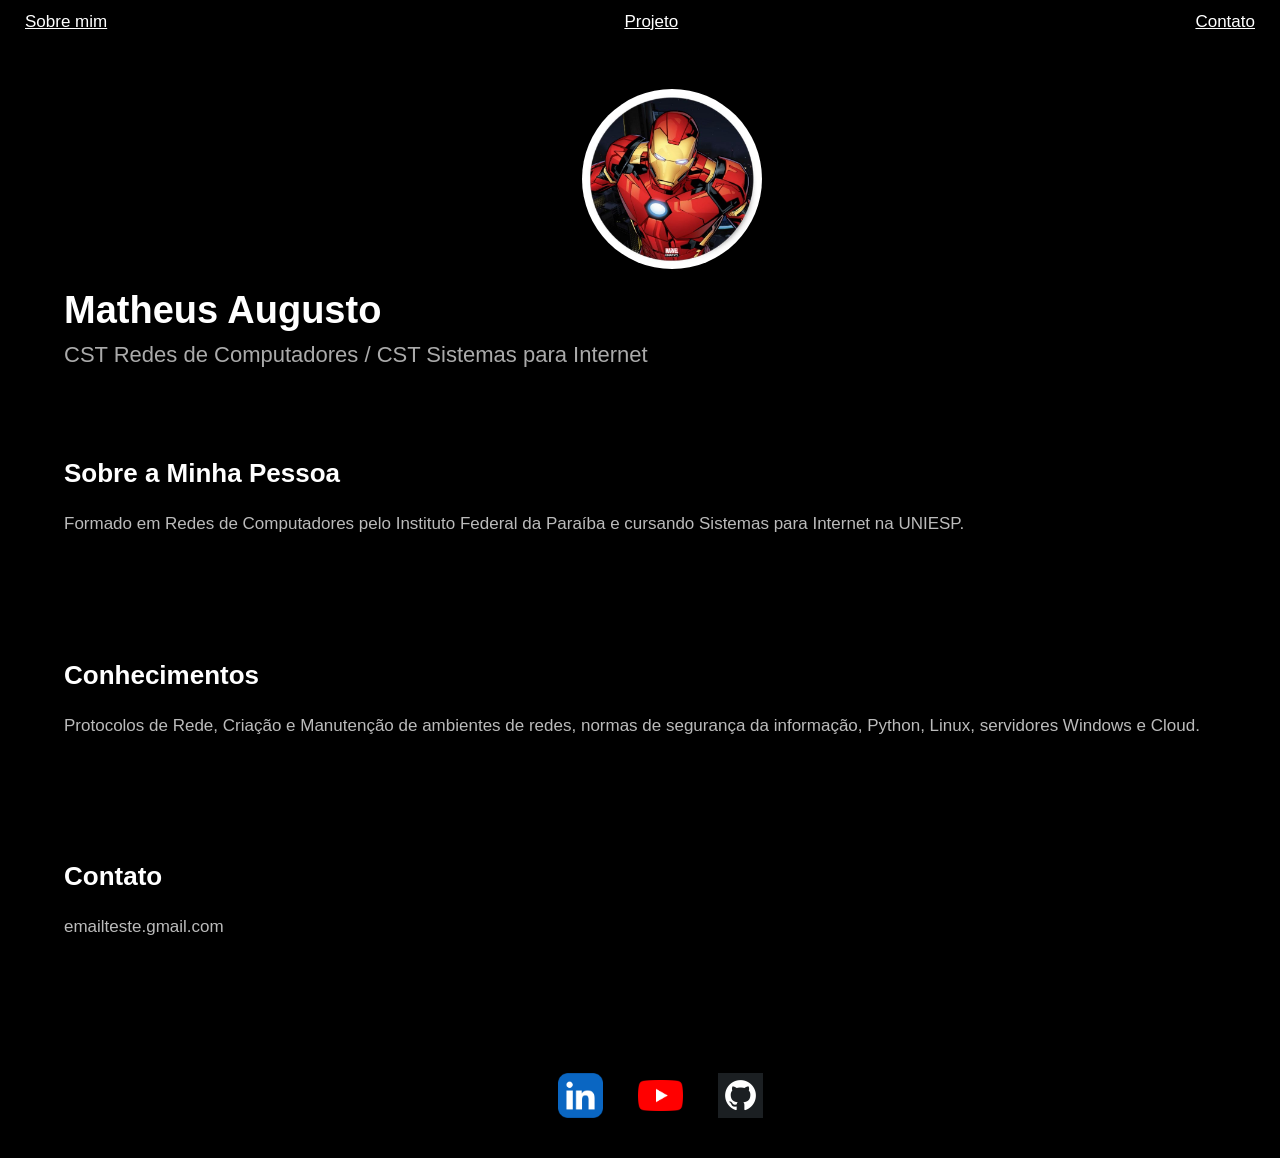
<file: sobremimhtml/index.html>
<!DOCTYPE html>
<html lang="pt-br">
<head>
    <meta charset="UTF-8">
    <meta name="viewport" content="width=device-width, initial-scale=1.0">
    <title>Meu Portfólio</title>
    <link rel="stylesheet" href="css/style.css">
</head>
<body>
    <header>
        <nav class="menu">
            <a href="#sobre">Sobre mim</a>
            <a href="view/projeto.html">Projeto</a>
            <a href="view/contatos.html">Contato</a>
        </nav>
    </header>
    <main>
        <section class="apresentacao" id="sobre">
            <img src="img/foto1.jpg" alt="Minha foto" class="foto-perfil">
            <h1>Matheus Augusto</h1>
            <h2>CST Redes de Computadores / CST Sistemas para Internet</h2>
        </section>
        <section class="conteudo">
            <h2>Sobre a Minha Pessoa</h2>
            <p>
                Formado em Redes de Computadores pelo Instituto Federal da Paraíba
                e cursando Sistemas para Internet na UNIESP.
            </p>
        </section>
        <section class="conteudo" id="projeto">
            <h2>Conhecimentos</h2>
            <p>
                Protocolos de Rede, Criação e Manutenção de ambientes de redes,
                normas de segurança da informação, Python, Linux,
                servidores Windows e Cloud.
            </p>
        </section>
        <section class="conteudo" id="contato">
            <h2>Contato</h2>
            <p>emailteste.gmail.com</p>
        </section>
    </main>
    <footer class="rodape">
        <a href="https://www.linkedin.com/in/matheus-augusto-a791912a3/" target="_blank">
            <img src="img/linkedin.jpg" alt="LinkedIn">
        </a>
        <a href="" target="_blank" rel="noopener noreferrer">
            <img src="img/youtube.jpg" alt="YouTube">
        </a>
        <a href="https://github.com/MatheusCMaia" target="_blank">
            <img src="img/github.jpg" alt="GitHub">
        </a>
    </footer>
</body>
</html>
</file>
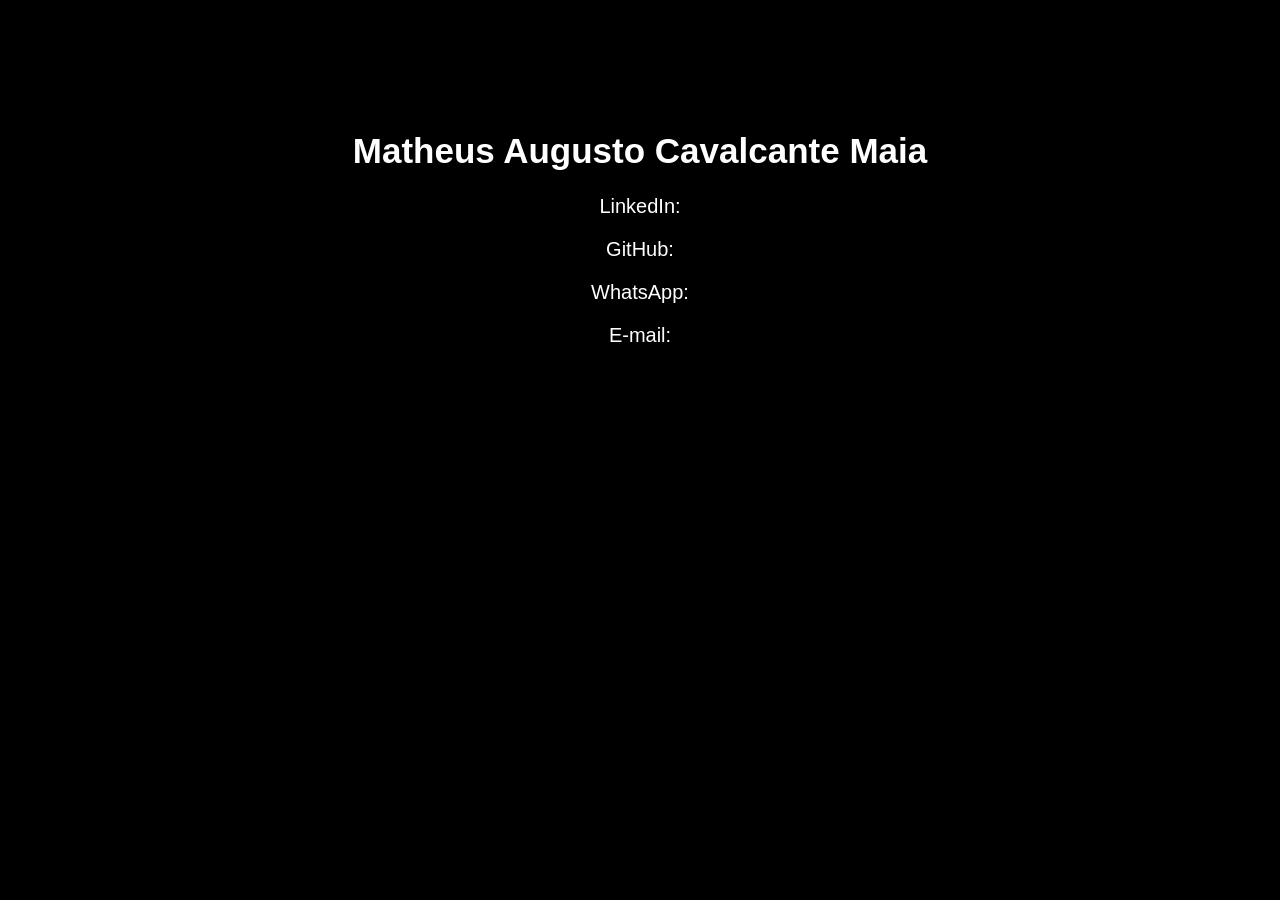
<file: sobremimhtml/view/contatos.html>
<!DOCTYPE html>
<html lang="pt-br">
<head>
    <meta charset="UTF-8">
    <meta name="viewport" content="width=device-width, initial-scale=1.0">

    <title>Meus Contatos</title>

    <link rel="stylesheet" href="../css/contato.css">
</head>

<body>

    <h1>Matheus Augusto Cavalcante Maia</h1>

    <p>LinkedIn:</p>
    <p>GitHub:</p>
    <p>WhatsApp:</p>
    <p>E-mail:</p>

</body>
</html>
</file>
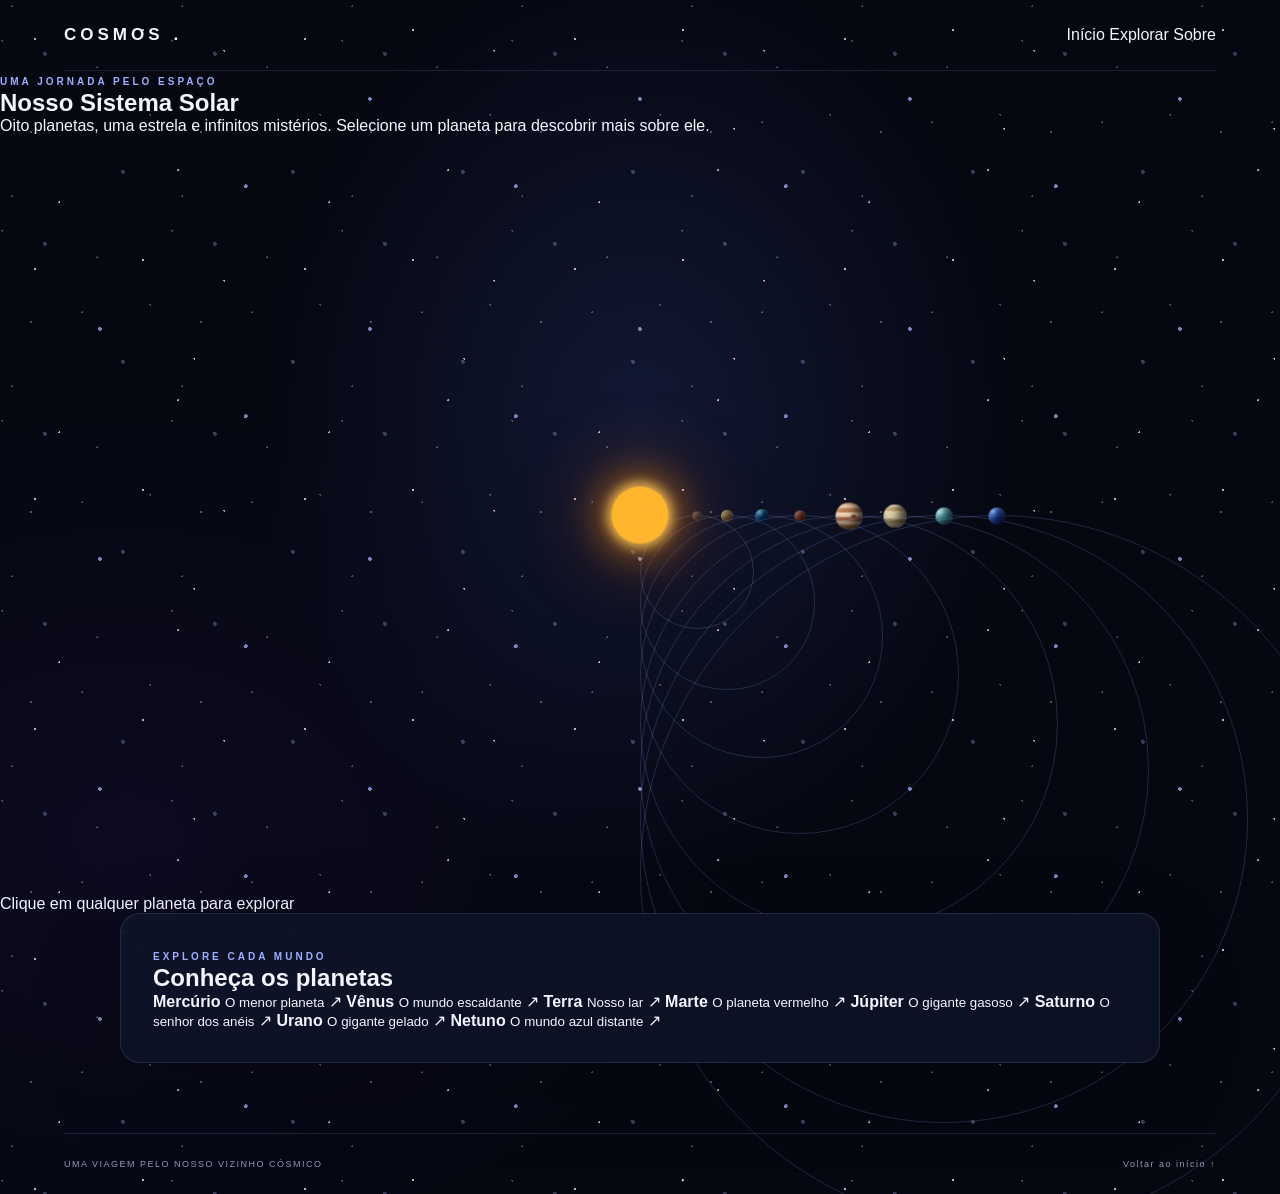
<file: sobremimhtml/view/projeto.html>
<!DOCTYPE html>
<html lang="pt-BR">
<head>
    <meta charset="UTF-8">
    <meta name="viewport" content="width=device-width, initial-scale=1.0">
    <meta name="description" content="Explore o Sistema Solar em uma experiência interativa.">
    <title>Sistema Solar | Explore o Universo</title>
    <link rel="stylesheet" href="..\css\sistema.css">
</head>

<body>
    <main class="universo" id="inicio">

        <header class="cabecalho">
            <a href="#inicio" class="logo">COSMOS<span>.</span></a>

            <nav>
                <a href="#inicio">Início</a>
                <a href="#explorar">Explorar</a>
                <a href="#sobre">Sobre</a>
            </nav>
        </header>

        <section class="introducao">
            <p class="etiqueta">UMA JORNADA PELO ESPAÇO</p>
            <h1>Nosso <span>Sistema Solar</span></h1>
            <p>
                Oito planetas, uma estrela e infinitos mistérios.
                Selecione um planeta para descobrir mais sobre ele.
            </p>
        </section>

        <!-- SISTEMA SOLAR -->
        <section class="sistema" aria-label="Sistema Solar interativo">

            <div class="sol" aria-label="Sol">
                <span class="sol-brilho"></span>
            </div>

            <!-- MERCÚRIO -->
            <div class="orbita orbita-mercurio">
                <a class="planeta mercurio"
                   href="#mercurio"
                   aria-label="Conhecer Mercúrio"
                   title="Mercúrio">
                </a>
            </div>

            <!-- VÊNUS -->
            <div class="orbita orbita-venus">
                <a class="planeta venus"
                   href="#venus"
                   aria-label="Conhecer Vênus"
                   title="Vênus">
                </a>
            </div>

            <!-- TERRA -->
            <div class="orbita orbita-terra">
                <a class="planeta terra"
                   href="#terra"
                   aria-label="Conhecer a Terra"
                   title="Terra">
                </a>
            </div>

            <!-- MARTE -->
            <div class="orbita orbita-marte">
                <a class="planeta marte"
                   href="#marte"
                   aria-label="Conhecer Marte"
                   title="Marte">
                </a>
            </div>

            <!-- JÚPITER -->
            <div class="orbita orbita-jupiter">
                <a class="planeta jupiter"
                   href="#jupiter"
                   aria-label="Conhecer Júpiter"
                   title="Júpiter">
                </a>
            </div>

            <!-- SATURNO -->
            <div class="orbita orbita-saturno">
                <a class="planeta saturno"
                   href="#saturno"
                   aria-label="Conhecer Saturno"
                   title="Saturno">
                    <span class="anel-saturno"></span>
                </a>
            </div>

            <!-- URANO -->
            <div class="orbita orbita-urano">
                <a class="planeta urano"
                   href="#urano"
                   aria-label="Conhecer Urano"
                   title="Urano">
                </a>
            </div>

            <!-- NETUNO -->
            <div class="orbita orbita-netuno">
                <a class="planeta netuno"
                   href="#netuno"
                   aria-label="Conhecer Netuno"
                   title="Netuno">
                </a>
            </div>

        </section>

        <p class="instrucao">
            <span class="indicador"></span>
            Clique em qualquer planeta para explorar
        </p>

        <!-- CATÁLOGO DE PLANETAS -->
        <section class="catalogo" id="explorar">
            <div class="secao-titulo">
                <p class="etiqueta">EXPLORE CADA MUNDO</p>
                <h2>Conheça os planetas</h2>
            </div>

            <div class="grade-planetas">

                <a href="#mercurio" class="card-planeta">
                    <span class="mini-planeta mini-mercurio"></span>
                    <span>
                        <strong>Mercúrio</strong>
                        <small>O menor planeta</small>
                    </span>
                    <span class="seta">↗</span>
                </a>

                <a href="#venus" class="card-planeta">
                    <span class="mini-planeta mini-venus"></span>
                    <span>
                        <strong>Vênus</strong>
                        <small>O mundo escaldante</small>
                    </span>
                    <span class="seta">↗</span>
                </a>

                <a href="#terra" class="card-planeta">
                    <span class="mini-planeta mini-terra"></span>
                    <span>
                        <strong>Terra</strong>
                        <small>Nosso lar</small>
                    </span>
                    <span class="seta">↗</span>
                </a>

                <a href="#marte" class="card-planeta">
                    <span class="mini-planeta mini-marte"></span>
                    <span>
                        <strong>Marte</strong>
                        <small>O planeta vermelho</small>
                    </span>
                    <span class="seta">↗</span>
                </a>

                <a href="#jupiter" class="card-planeta">
                    <span class="mini-planeta mini-jupiter"></span>
                    <span>
                        <strong>Júpiter</strong>
                        <small>O gigante gasoso</small>
                    </span>
                    <span class="seta">↗</span>
                </a>

                <a href="#saturno" class="card-planeta">
                    <span class="mini-planeta mini-saturno"></span>
                    <span>
                        <strong>Saturno</strong>
                        <small>O senhor dos anéis</small>
                    </span>
                    <span class="seta">↗</span>
                </a>

                <a href="#urano" class="card-planeta">
                    <span class="mini-planeta mini-urano"></span>
                    <span>
                        <strong>Urano</strong>
                        <small>O gigante gelado</small>
                    </span>
                    <span class="seta">↗</span>
                </a>

                <a href="#netuno" class="card-planeta">
                    <span class="mini-planeta mini-netuno"></span>
                    <span>
                        <strong>Netuno</strong>
                        <small>O mundo azul distante</small>
                    </span>
                    <span class="seta">↗</span>
                </a>

            </div>
        </section>

        <footer id="sobre">
            <p>UMA VIAGEM PELO NOSSO VIZINHO CÓSMICO</p>
            <a href="#inicio">Voltar ao início ↑</a>
        </footer>

    </main>

    <!-- PAINEL: MERCÚRIO -->
    <section class="painel" id="mercurio" aria-labelledby="titulo-mercurio">
        <a href="#inicio" class="fundo-fechar" aria-label="Fechar informações"></a>

        <article class="painel-cartao">
            <a href="#inicio" class="fechar" aria-label="Fechar">×</a>

            <div class="painel-visual visual-mercurio">
                <div class="esfera-grande esfera-mercurio"></div>
                <p>01 / PLANETA ROCHOSO</p>
            </div>

            <div class="painel-conteudo">
                <p class="etiqueta">O MAIS PRÓXIMO DO SOL</p>
                <h2 id="titulo-mercurio">Mercúrio</h2>
                <p>
                    Pequeno, rochoso e cheio de crateras, Mercúrio é o planeta
                    mais próximo do Sol. Sua superfície enfrenta temperaturas
                    extremas entre o dia e a noite.
                </p>

                <div class="dados">
                    <div><small>Diâmetro</small><strong>4.879 km</strong></div>
                    <div><small>Um ano</small><strong>88 dias terrestres</strong></div>
                    <div><small>Satélites</small><strong>0</strong></div>
                    <div><small>Tipo</small><strong>Rochoso</strong></div>
                </div>

                <a href="#inicio" class="botao-voltar">Voltar ao Sistema Solar ↗</a>
            </div>
        </article>
    </section>

    <!-- PAINEL: VÊNUS -->
    <section class="painel" id="venus" aria-labelledby="titulo-venus">
        <a href="#inicio" class="fundo-fechar" aria-label="Fechar informações"></a>

        <article class="painel-cartao">
            <a href="#inicio" class="fechar" aria-label="Fechar">×</a>

            <div class="painel-visual visual-venus">
                <div class="esfera-grande esfera-venus"></div>
                <p>02 / PLANETA ROCHOSO</p>
            </div>

            <div class="painel-conteudo">
                <p class="etiqueta">O PLANETA MAIS QUENTE</p>
                <h2 id="titulo-venus">Vênus</h2>
                <p>
                    Vênus possui uma atmosfera muito densa, rica em dióxido
                    de carbono, que provoca um intenso efeito estufa.
                    Apesar de não ser o planeta mais próximo do Sol, é o mais quente.
                </p>

                <div class="dados">
                    <div><small>Diâmetro</small><strong>12.104 km</strong></div>
                    <div><small>Um ano</small><strong>225 dias terrestres</strong></div>
                    <div><small>Satélites</small><strong>0</strong></div>
                    <div><small>Tipo</small><strong>Rochoso</strong></div>
                </div>

                <a href="#inicio" class="botao-voltar">Voltar ao Sistema Solar ↗</a>
            </div>
        </article>
    </section>

    <!-- PAINEL: TERRA -->
    <section class="painel" id="terra" aria-labelledby="titulo-terra">
        <a href="#inicio" class="fundo-fechar" aria-label="Fechar informações"></a>

        <article class="painel-cartao">
            <a href="#inicio" class="fechar" aria-label="Fechar">×</a>

            <div class="painel-visual visual-terra">
                <div class="esfera-grande esfera-terra"></div>
                <p>03 / PLANETA ROCHOSO</p>
            </div>

            <div class="painel-conteudo">
                <p class="etiqueta">NOSSO LAR NO UNIVERSO</p>
                <h2 id="titulo-terra">Terra</h2>
                <p>
                    A Terra é o único planeta conhecido que abriga vida.
                    Sua água líquida na superfície, atmosfera protetora
                    e condições ambientais tornam nosso mundo especial.
                </p>

                <div class="dados">
                    <div><small>Diâmetro</small><strong>12.742 km</strong></div>
                    <div><small>Um ano</small><strong>365 dias</strong></div>
                    <div><small>Satélites naturais</small><strong>1</strong></div>
                    <div><small>Tipo</small><strong>Rochoso</strong></div>
                </div>

                <a href="#inicio" class="botao-voltar">Voltar ao Sistema Solar ↗</a>
            </div>
        </article>
    </section>

    <!-- PAINEL: MARTE -->
    <section class="painel" id="marte" aria-labelledby="titulo-marte">
        <a href="#inicio" class="fundo-fechar" aria-label="Fechar informações"></a>

        <article class="painel-cartao">
            <a href="#inicio" class="fechar" aria-label="Fechar">×</a>

            <div class="painel-visual visual-marte">
                <div class="esfera-grande esfera-marte"></div>
                <p>04 / PLANETA ROCHOSO</p>
            </div>

            <div class="painel-conteudo">
                <p class="etiqueta">O PLANETA VERMELHO</p>
                <h2 id="titulo-marte">Marte</h2>
                <p>
                    Marte tem sua cor avermelhada associada aos óxidos de ferro
                    presentes no solo. Cientistas investigam sua história
                    para entender se já existiram condições favoráveis à vida.
                </p>

                <div class="dados">
                    <div><small>Diâmetro</small><strong>6.779 km</strong></div>
                    <div><small>Um ano</small><strong>687 dias terrestres</strong></div>
                    <div><small>Satélites</small><strong>2</strong></div>
                    <div><small>Tipo</small><strong>Rochoso</strong></div>
                </div>

                <a href="#inicio" class="botao-voltar">Voltar ao Sistema Solar ↗</a>
            </div>
        </article>
    </section>

    <!-- PAINEL: JÚPITER -->
    <section class="painel" id="jupiter" aria-labelledby="titulo-jupiter">
        <a href="#inicio" class="fundo-fechar" aria-label="Fechar informações"></a>

        <article class="painel-cartao">
            <a href="#inicio" class="fechar" aria-label="Fechar">×</a>

            <div class="painel-visual visual-jupiter">
                <div class="esfera-grande esfera-jupiter"></div>
                <p>05 / GIGANTE GASOSO</p>
            </div>

            <div class="painel-conteudo">
                <p class="etiqueta">O MAIOR PLANETA</p>
                <h2 id="titulo-jupiter">Júpiter</h2>
                <p>
                    Júpiter é o maior planeta do Sistema Solar. Suas faixas
                    atmosféricas são formadas por nuvens em movimento, e a
                    Grande Mancha Vermelha é uma enorme tempestade.
                </p>

                <div class="dados">
                    <div><small>Diâmetro</small><strong>139.820 km</strong></div>
                    <div><small>Um ano</small><strong>11,86 anos terrestres</strong></div>
                    <div><small>Satélites</small><strong>Numerosos</strong></div>
                    <div><small>Tipo</small><strong>Gasoso</strong></div>
                </div>

                <a href="#inicio" class="botao-voltar">Voltar ao Sistema Solar ↗</a>
            </div>
        </article>
    </section>

    <!-- PAINEL: SATURNO -->
    <section class="painel" id="saturno" aria-labelledby="titulo-saturno">
        <a href="#inicio" class="fundo-fechar" aria-label="Fechar informações"></a>

        <article class="painel-cartao">
            <a href="#inicio" class="fechar" aria-label="Fechar">×</a>

            <div class="painel-visual visual-saturno">
                <div class="esfera-grande esfera-saturno">
                    <span class="anel-grande"></span>
                </div>
                <p>06 / GIGANTE GASOSO</p>
            </div>

            <div class="painel-conteudo">
                <p class="etiqueta">O SENHOR DOS ANÉIS</p>
                <h2 id="titulo-saturno">Saturno</h2>
                <p>
                    Saturno é conhecido por seu vasto sistema de anéis,
                    formado principalmente por partículas de gelo, poeira
                    e fragmentos rochosos. É um gigante composto sobretudo por gases.
                </p>

                <div class="dados">
                    <div><small>Diâmetro</small><strong>116.460 km</strong></div>
                    <div><small>Um ano</small><strong>29,4 anos terrestres</strong></div>
                    <div><small>Satélites</small><strong>Numerosos</strong></div>
                    <div><small>Tipo</small><strong>Gasoso</strong></div>
                </div>

                <a href="#inicio" class="botao-voltar">Voltar ao Sistema Solar ↗</a>
            </div>
        </article>
    </section>

    <!-- PAINEL: URANO -->
    <section class="painel" id="urano" aria-labelledby="titulo-urano">
        <a href="#inicio" class="fundo-fechar" aria-label="Fechar informações"></a>

        <article class="painel-cartao">
            <a href="#inicio" class="fechar" aria-label="Fechar">×</a>

            <div class="painel-visual visual-urano">
                <div class="esfera-grande esfera-urano"></div>
                <p>07 / GIGANTE DE GELO</p>
            </div>

            <div class="painel-conteudo">
                <p class="etiqueta">O PLANETA INCLINADO</p>
                <h2 id="titulo-urano">Urano</h2>
                <p>
                    Urano tem uma coloração azul-esverdeada associada ao metano
                    em sua atmosfera. Seu eixo de rotação é extremamente inclinado,
                    fazendo com que pareça girar de lado.
                </p>

                <div class="dados">
                    <div><small>Diâmetro</small><strong>50.724 km</strong></div>
                    <div><small>Um ano</small><strong>84 anos terrestres</strong></div>
                    <div><small>Satélites</small><strong>Numerosos</strong></div>
                    <div><small>Tipo</small><strong>Gigante de gelo</strong></div>
                </div>

                <a href="#inicio" class="botao-voltar">Voltar ao Sistema Solar ↗</a>
            </div>
        </article>
    </section>

    <!-- PAINEL: NETUNO -->
    <section class="painel" id="netuno" aria-labelledby="titulo-netuno">
        <a href="#inicio" class="fundo-fechar" aria-label="Fechar informações"></a>

        <article class="painel-cartao">
            <a href="#inicio" class="fechar" aria-label="Fechar">×</a>

            <div class="painel-visual visual-netuno">
                <div class="esfera-grande esfera-netuno"></div>
                <p>08 / GIGANTE DE GELO</p>
            </div>

            <div class="painel-conteudo">
                <p class="etiqueta">NOSSA FRONTEIRA AZUL</p>
                <h2 id="titulo-netuno">Netuno</h2>
                <p>
                    Netuno é o planeta mais distante do Sol entre os oito planetas.
                    Sua atmosfera apresenta ventos extremamente velozes,
                    e sua coloração azul está relacionada à composição atmosférica.
                </p>

                <div class="dados">
                    <div><small>Diâmetro</small><strong>49.244 km</strong></div>
                    <div><small>Um ano</small><strong>165 anos terrestres</strong></div>
                    <div><small>Satélites</small><strong>Numerosos</strong></div>
                    <div><small>Tipo</small><strong>Gigante de gelo</strong></div>
                </div>

                <a href="#inicio" class="botao-voltar">Voltar ao Sistema Solar ↗</a>
            </div>
        </article>
    </section>

</body>
</html>
</file>
<file: sobremimhtml/css/style.css>
* {
    margin: 0;
    padding: 0;
    font-family: Arial;
    scroll-behavior: smooth;
}
body {
    background-color: #000000;
    color: white;
}
header {
    width: 100%;
}
.menu {
    display: flex;
    justify-content: space-between;
    align-items: center;
}
.menu a {
    color: white;
    font-size: 17px;
    padding: 12px 25px;
    border-radius: 8px;
}

.apresentacao {
    text-align: left;
    margin-top: 45px;
    padding-left: 5%;
}
.foto-perfil {
    display: block;
    width: 180px;
    height: 180px;
    border-radius: 50%;
    object-fit: cover;
    margin: 0 auto 20px auto;
}
.apresentacao h1 {
    font-size: 38px;
    margin-bottom: 10px;
    text-align: left;
}
.apresentacao h2 {
    font-size: 22px;
    color: #aaaaaa;
    font-weight: normal;
    text-align: left;
}
.conteudo {
    width: 100%;
    margin: 60px 0;
    padding: 30px 5%;
    text-align: left;
}
.conteudo h2 {
    font-size: 26px;
    margin-bottom: 20px;
}
.conteudo p {
    color: #bbbbbb;
    font-size: 17px;
    line-height: 1.8;
}
.rodape {
    width: 100%;
    display: flex;
    justify-content: center;
    align-items: center;
    gap: 35px;
    padding: 40px 20px;
    margin-top: 50px;
}
.rodape a {
    display: block;
    width: 45px;
    height: 45px;
    transition: 0.3s;
}
.rodape img {
    width: 100%;
    height: 100%;
    object-fit: contain;
}
.rodape a:hover {
    transform: translateY(-5px);
}
</file>
<file: sobremimhtml/css/contato.css>
body {
    background-color: black;
    color: white;
    font-family: Arial, sans-serif;
    text-align: center;
    padding-top: 100px;
}

h1 {
    font-size: 35px;
}

p {
    font-size: 20px;
    margin: 20px;
}
</file>
